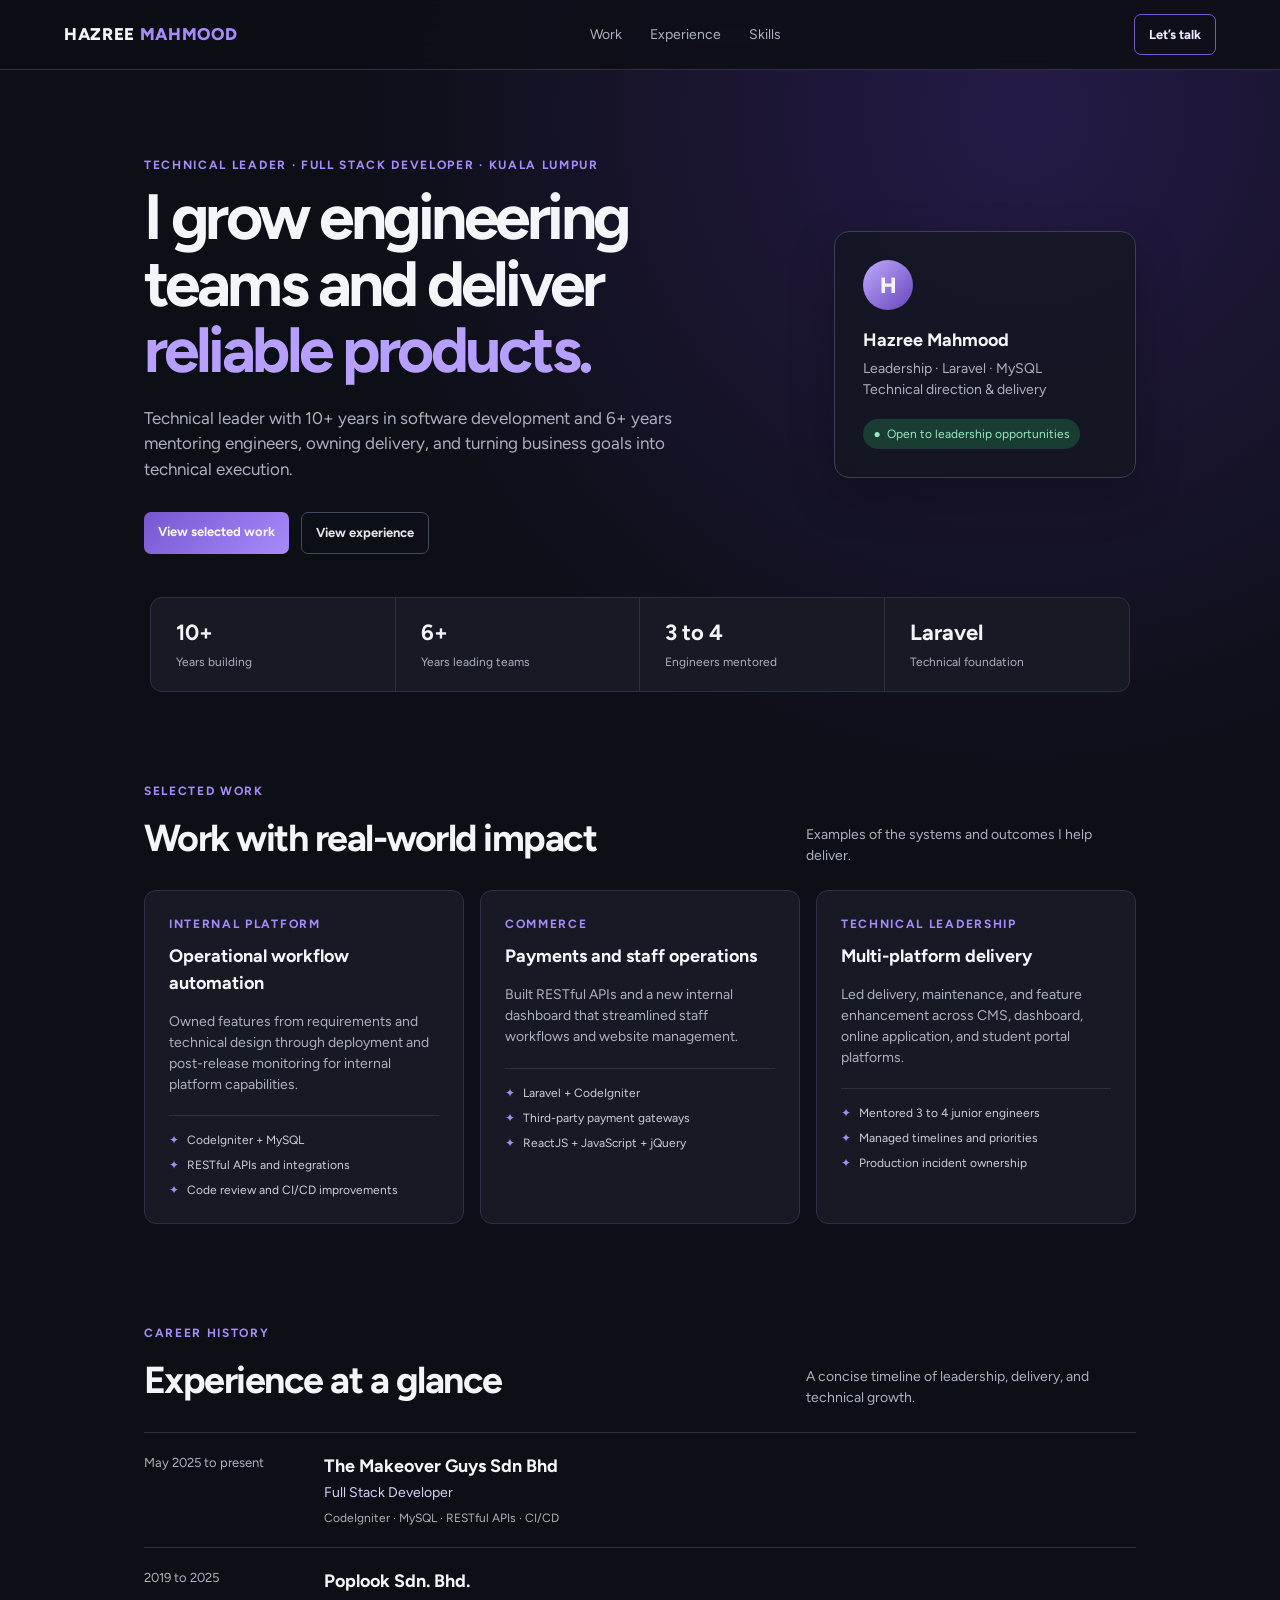
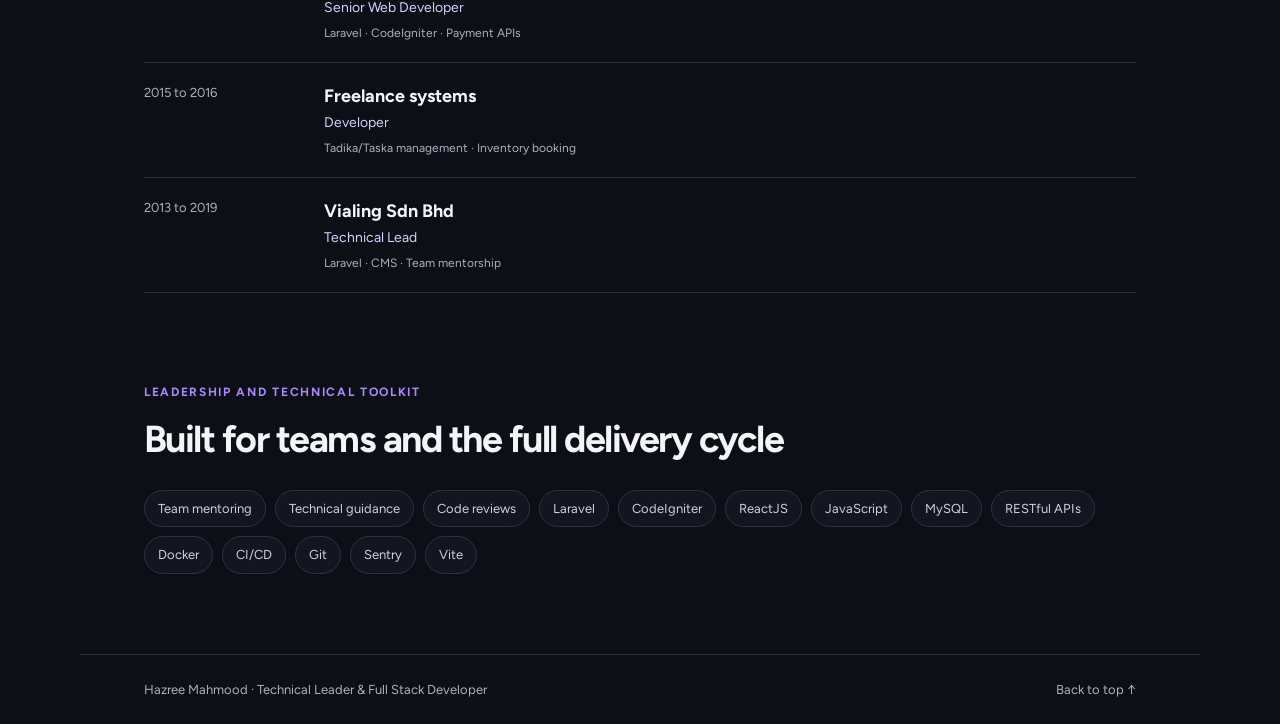
<file: index.html>
<!DOCTYPE html>
<html lang="en">
<head>
    <meta charset="utf-8">
    <meta name="viewport" content="width=device-width, initial-scale=1">
    <meta name="description" content="Hazree Mahmood is a technical leader and full stack developer with 10+ years of experience building reliable web applications.">
    <title>Hazree Mahmood | Technical Leader & Full Stack Developer</title>
    <link rel="preconnect" href="https://fonts.bunny.net">
    <link href="https://fonts.bunny.net/css?family=figtree:400,500,600,700,800&amp;display=swap" rel="stylesheet">
    <link rel="stylesheet" href="assets/css/welcome.css">
</head>
<body>
    <header class="site-header">
        <a class="brand" href="#top" aria-label="Hazree Mahmood home">HAZREE <span>MAHMOOD</span></a>
        <nav class="site-nav" aria-label="Primary navigation">
            <a href="#work">Work</a><a href="#experience">Experience</a><a href="#skills">Skills</a>
        </nav>
        <a class="header-contact" href="https://laravel.hazree.uk/" target="_blank" rel="noopener noreferrer">Let’s talk</a>
    </header>
    <main id="top">
        <section class="hero" aria-labelledby="hero-title">
            <div class="hero-copy">
                <p class="eyebrow">Technical leader · Full stack developer · Kuala Lumpur</p>
                <h1 id="hero-title">I grow engineering teams and deliver <span>reliable products.</span></h1>
                <p class="hero-intro">Technical leader with 10+ years in software development and 6+ years mentoring engineers, owning delivery, and turning business goals into technical execution.</p>
                <div class="hero-actions"><a class="button primary" href="#work">View selected work</a><a class="button secondary" href="#experience">View experience</a></div>
            </div>
            <aside class="profile-card" aria-label="Developer profile">
                <div class="avatar" aria-hidden="true">H</div><h2>Hazree Mahmood</h2><p>Leadership · Laravel · MySQL<br>Technical direction &amp; delivery</p><span class="availability">Open to leadership opportunities</span>
            </aside>
        </section>
        <section class="metrics" aria-label="Career highlights">
            <div><strong>10+</strong><span>Years building</span></div><div><strong>6+</strong><span>Years leading teams</span></div><div><strong>3 to 4</strong><span>Engineers mentored</span></div><div><strong>Laravel</strong><span>Technical foundation</span></div>
        </section>
        <section class="content-section" id="work" aria-labelledby="work-title">
            <div class="section-heading"><div><p class="eyebrow">Selected work</p><h2 id="work-title">Work with real-world impact</h2></div><p>Examples of the systems and outcomes I help deliver.</p></div>
            <div class="work-grid">
                <article class="work-card"><p class="work-type">Internal platform</p><h3>Operational workflow automation</h3><p>Owned features from requirements and technical design through deployment and post-release monitoring for internal platform capabilities.</p><ul><li>CodeIgniter + MySQL</li><li>RESTful APIs and integrations</li><li>Code review and CI/CD improvements</li></ul></article>
                <article class="work-card"><p class="work-type">Commerce</p><h3>Payments and staff operations</h3><p>Built RESTful APIs and a new internal dashboard that streamlined staff workflows and website management.</p><ul><li>Laravel + CodeIgniter</li><li>Third-party payment gateways</li><li>ReactJS + JavaScript + jQuery</li></ul></article>
                <article class="work-card"><p class="work-type">Technical leadership</p><h3>Multi-platform delivery</h3><p>Led delivery, maintenance, and feature enhancement across CMS, dashboard, online application, and student portal platforms.</p><ul><li>Mentored 3 to 4 junior engineers</li><li>Managed timelines and priorities</li><li>Production incident ownership</li></ul></article>
            </div>
        </section>
        <section class="content-section experience" id="experience" aria-labelledby="experience-title">
            <div class="section-heading"><div><p class="eyebrow">Career history</p><h2 id="experience-title">Experience at a glance</h2></div><p>A concise timeline of leadership, delivery, and technical growth.</p></div>
            <div class="timeline">
                <article><p>May 2025 to present</p><div><h3>The Makeover Guys Sdn Bhd</h3><span>Full Stack Developer</span><small>CodeIgniter · MySQL · RESTful APIs · CI/CD</small></div></article>
                <article><p>2019 to 2025</p><div><h3>Poplook Sdn. Bhd.</h3><span>Senior Web Developer</span><small>Laravel · CodeIgniter · Payment APIs</small></div></article>
                <article><p>2015 to 2016</p><div><h3>Freelance systems</h3><span>Developer</span><small>Tadika/Taska management · Inventory booking</small></div></article>
                <article><p>2013 to 2019</p><div><h3>Vialing Sdn Bhd</h3><span>Technical Lead</span><small>Laravel · CMS · Team mentorship</small></div></article>
            </div>
        </section>
        <section class="content-section skills" id="skills" aria-labelledby="skills-title"><p class="eyebrow">Leadership and technical toolkit</p><h2 id="skills-title">Built for teams and the full delivery cycle</h2><div class="skill-list"><span>Team mentoring</span><span>Technical guidance</span><span>Code reviews</span><span>Laravel</span><span>CodeIgniter</span><span>ReactJS</span><span>JavaScript</span><span>MySQL</span><span>RESTful APIs</span><span>Docker</span><span>CI/CD</span><span>Git</span><span>Sentry</span><span>Vite</span></div></section>
    </main>
    <footer><p>Hazree Mahmood · Technical Leader &amp; Full Stack Developer</p><a href="#top">Back to top ↑</a></footer>
    <script src="assets/js/welcome.js"></script>
</body>
</html>

<!-- Cloudflare Pages deployment test -->

<!-- Cloudflare Pages deployment test -->
</file>
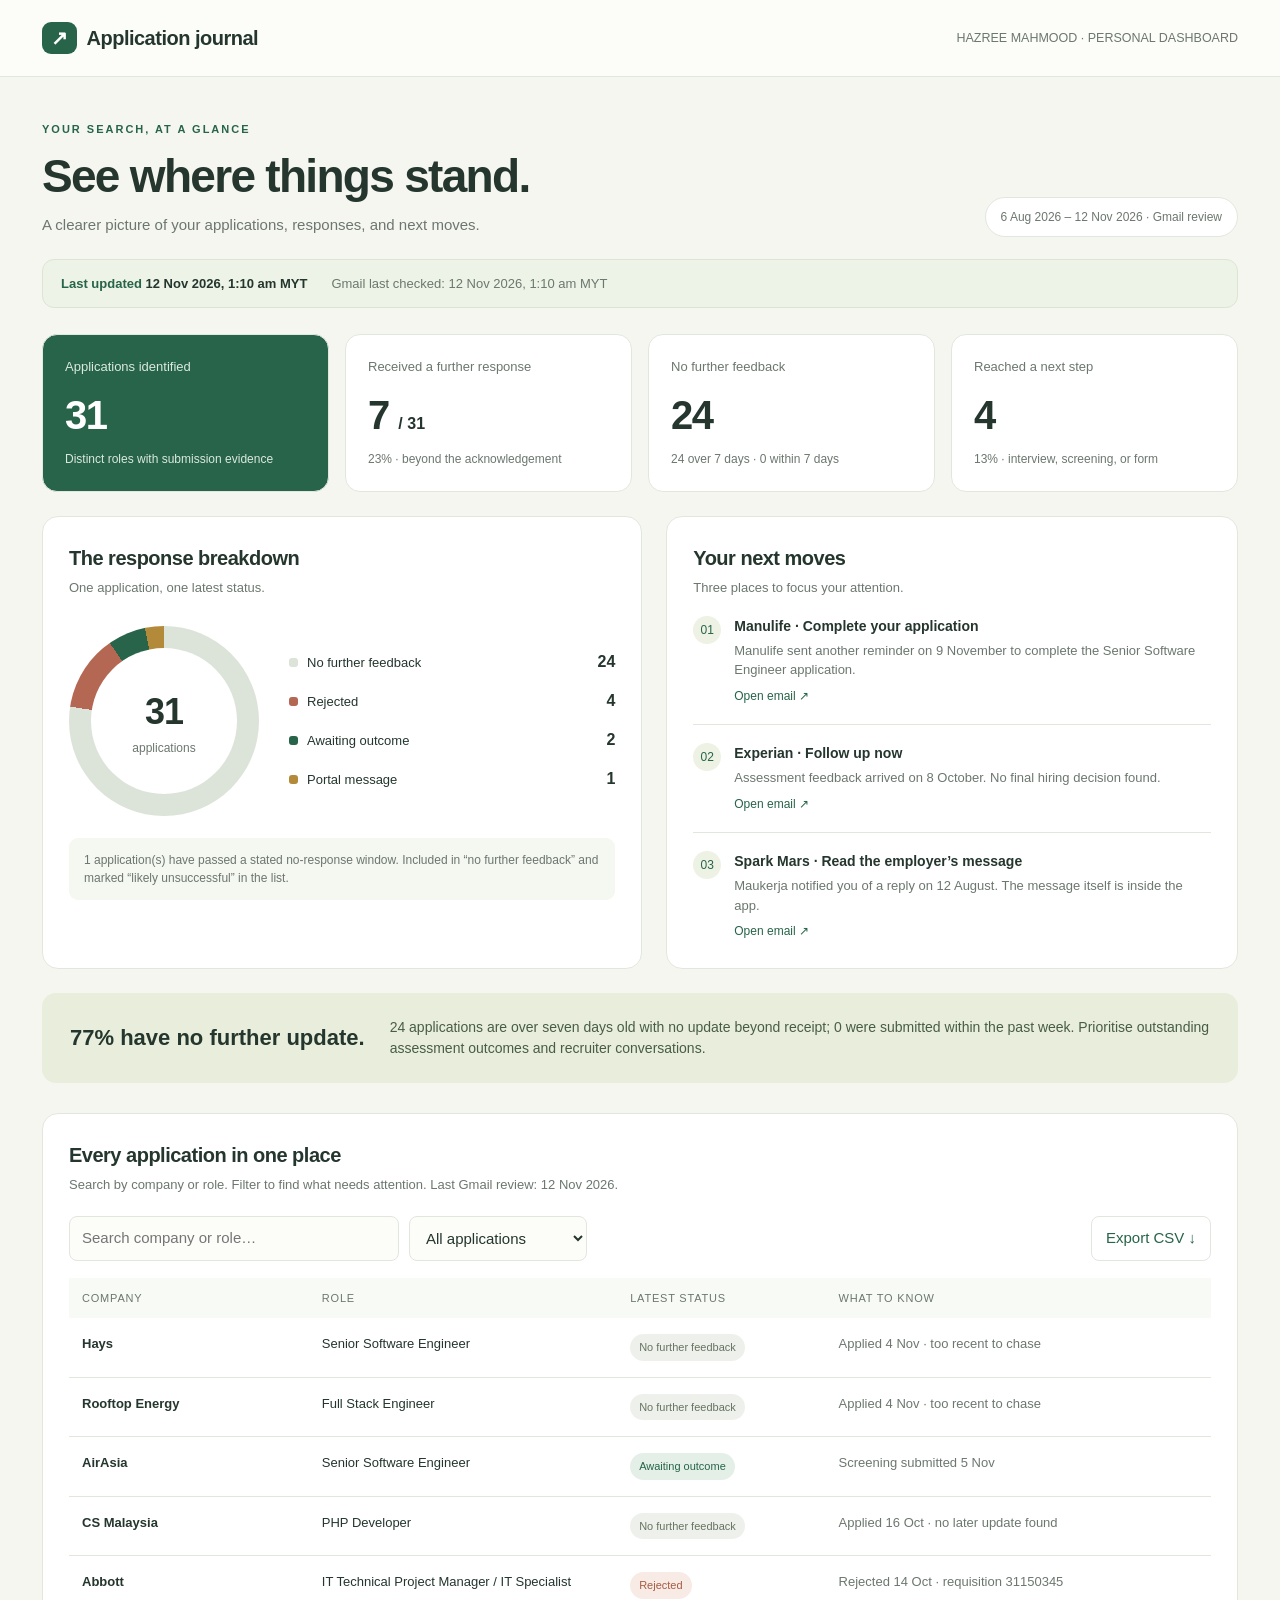
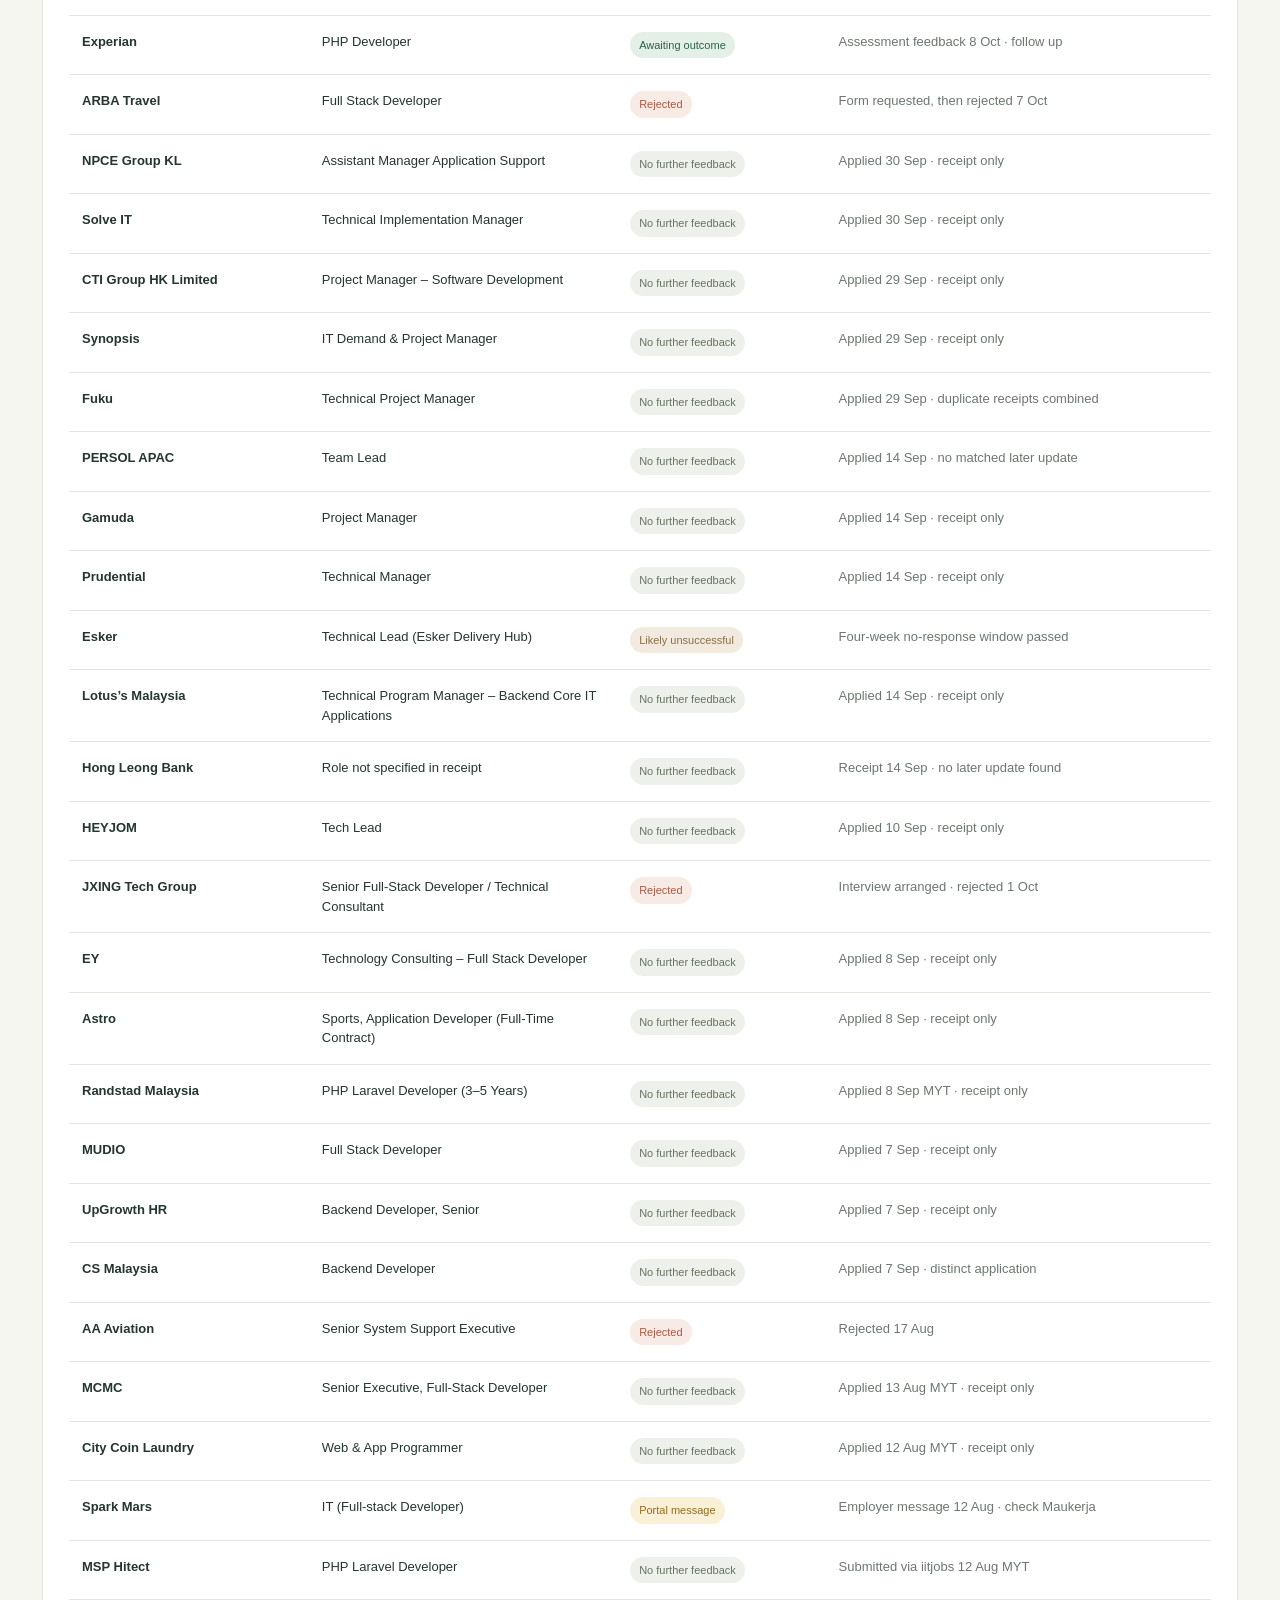
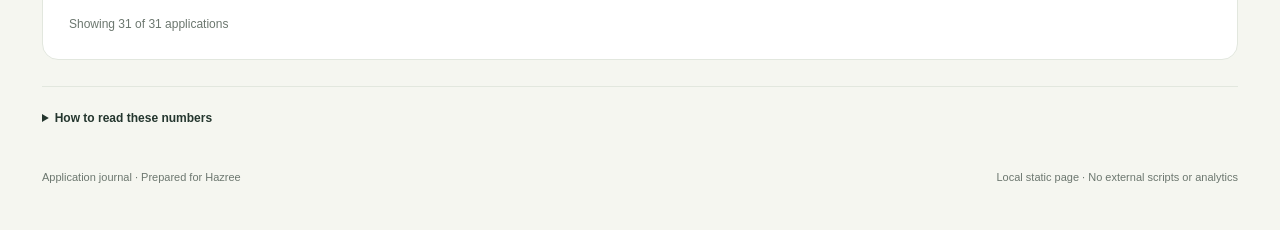
<file: job-applications/index.html>
<!doctype html>
<html lang="en"><head><meta charset="utf-8"><meta name="viewport" content="width=device-width,initial-scale=1"><meta name="description" content="Hazree's job application dashboard, based on Gmail evidence from August to November 2026."><title>Application journal · Hazree</title>
<style>
:root{--ink:#24362e;--muted:#6c776f;--bg:#f5f6f0;--paper:#fff;--line:#e2e7de;--green:#276449;--lime:#dce9aa;--red:#b46753;--gold:#b38a39}*{box-sizing:border-box}body{margin:0;background:var(--bg);color:var(--ink);font:15px/1.5 -apple-system,BlinkMacSystemFont,"Segoe UI",sans-serif}a{color:var(--green)}button,input,select{font:inherit}button,a,input,select{outline-offset:4px}header{border-bottom:1px solid var(--line);background:#fcfdf9}nav{max-width:1260px;margin:auto;padding:23px 32px;display:flex;justify-content:space-between;align-items:center}.brand{font-weight:750;letter-spacing:-.5px;font-size:20px}.brand span{background:var(--green);color:white;padding:5px 9px;border-radius:9px;margin-right:10px}nav small{color:var(--muted)}main{max-width:1260px;margin:auto;padding:44px 32px} .eyebrow{text-transform:uppercase;font-size:11px;letter-spacing:2px;font-weight:700;color:var(--green)}h1{font-size:clamp(32px,4vw,46px);line-height:1.15;letter-spacing:-1.7px;margin:12px 0}h2{font-size:20px;letter-spacing:-.5px;margin:0 0 5px}p{margin:0;color:var(--muted)}.intro{display:flex;justify-content:space-between;gap:24px;align-items:end;margin-bottom:30px}.date{white-space:nowrap;font-size:12px;color:var(--muted);border:1px solid var(--line);border-radius:25px;padding:10px 15px;background:white}.stats{display:grid;grid-template-columns:repeat(4,1fr);gap:16px;margin-bottom:24px}.stat{padding:22px;border-radius:15px;background:var(--paper);border:1px solid var(--line)}.stat:first-child{background:var(--green);color:white}.stat:first-child p,.stat:first-child small{color:#dbe9df}.stat p{font-size:13px}.stat strong{font-size:40px;font-weight:650;letter-spacing:-1.5px;display:block;margin:8px 0 2px}.stat small{color:var(--muted);font-size:12px}.grid{display:grid;grid-template-columns:1.05fr 1fr;gap:24px;margin-bottom:24px}.card{background:white;border:1px solid var(--line);border-radius:16px;padding:26px}.sub{font-size:13px}.chart-area{display:flex;align-items:center;gap:30px;margin:28px 0 22px}.donut{width:190px;height:190px;flex-shrink:0;border-radius:50%;background:conic-gradient(#dce3d8 0 77.419%,#b46753 77.419% 90.322%,#276449 90.322% 96.774%,#b38a39 96.774%);position:relative}.donut:after{content:"";position:absolute;inset:22px;background:white;border-radius:50%}.center{position:absolute;inset:0;display:flex;flex-direction:column;align-items:center;justify-content:center;z-index:1}.center strong{font-size:36px;letter-spacing:-1px}.center span{color:var(--muted);font-size:12px}.legend{flex:1}.legend-row{display:flex;align-items:center;gap:9px;margin:15px 0;font-size:13px}.dot{width:9px;height:9px;border-radius:3px;flex-shrink:0}.legend-row strong{margin-left:auto;font-size:16px}.note{background:#f5f7f1;border-radius:9px;padding:13px 15px;color:var(--muted);font-size:12px}.follow{display:flex;gap:13px;padding:18px 0;border-bottom:1px solid var(--line)}.follow:last-child{border:0;padding-bottom:0}.num{width:28px;height:28px;background:#edf2e4;display:grid;place-items:center;border-radius:50%;color:var(--green);font-size:12px;flex-shrink:0}.follow strong{display:block;font-size:14px;margin-bottom:4px}.follow p{font-size:13px}.follow a{font-size:12px;text-decoration:none;display:inline-block;margin-top:7px}.insight{padding:24px 28px;border-radius:14px;background:#e8eedb;display:flex;gap:25px;align-items:center;margin-bottom:30px}.insight b{font-size:22px;white-space:nowrap}.insight p{font-size:14px;color:#485c46}.toolbar{display:flex;gap:12px;justify-content:space-between;margin:22px 0 17px}.controls{display:flex;gap:10px;flex:1}input,select{border:1px solid var(--line);background:#fcfdf9;padding:10px 12px;border-radius:8px;color:var(--ink)}input{width:min(100%,330px)}button{border:1px solid var(--line);background:white;border-radius:8px;padding:10px 14px;cursor:pointer;color:var(--green)}button:hover{background:#edf2e4}.table-wrap{overflow:auto}table{width:100%;border-collapse:collapse;text-align:left;font-size:13px;min-width:760px}th{color:var(--muted);font-weight:500;font-size:11px;text-transform:uppercase;letter-spacing:.8px;padding:12px 13px;background:#f8faf5}td{padding:16px 13px;border-bottom:1px solid var(--line);vertical-align:top}td:first-child{font-weight:650;width:21%}td:nth-child(2){width:27%}td:last-child{color:var(--muted);max-width:260px}.pill{display:inline-block;border-radius:20px;padding:5px 9px;font-size:11px;white-space:nowrap;background:#eef1eb;color:#677260}.pill.rejected{background:#f8eae4;color:#a45c45}.pill.progress{background:#e4f0e7;color:#276449}.pill.portal{background:#faf0d8;color:#906b20}.pill.likely{background:#f2eadf;color:#8c6e43}.count{font-size:12px;color:var(--muted);margin-top:15px}.method{margin-top:26px;padding:22px 0;border-top:1px solid var(--line);font-size:12px;color:var(--muted)}details summary{cursor:pointer;font-weight:600;color:var(--ink);margin-bottom:8px}.method p{max-width:950px;margin:9px 0}.empty{text-align:center;padding:35px;color:var(--muted)}footer{display:flex;justify-content:space-between;font-size:11px;color:var(--muted);padding-top:12px}@media(max-width:900px){.grid{grid-template-columns:1fr}.stats{grid-template-columns:repeat(2,1fr)}.intro{display:block}.date{display:inline-block;margin-top:18px}.chart-area{justify-content:center}.insight{align-items:start}.insight b{white-space:normal}}@media(max-width:550px){nav{padding:19px 20px}nav small{font-size:10px}main{padding:30px 18px}.stats{gap:10px}.stat{padding:17px}.stat strong{font-size:32px}.card{padding:20px}.chart-area{gap:18px;flex-direction:column}.legend{width:100%}.legend-row{margin:12px 0}.toolbar,.controls{flex-direction:column}input{width:100%}.insight{display:block}.insight p{margin-top:8px}footer{display:block}h1{letter-spacing:-1px}}@media print{button,.toolbar{display:none}.card,.stat{break-inside:avoid}body{background:white}main{padding:20px 0}.grid{grid-template-columns:1fr 1fr}.table-wrap{overflow:visible}table{min-width:0}.pill{white-space:normal}}
.freshness{display:flex;flex-wrap:wrap;align-items:center;gap:10px 24px;margin:-8px 0 26px;padding:14px 18px;background:#edf3e6;border:1px solid #dbe5d1;border-radius:12px;font-size:13px}.freshness strong{color:var(--green)}.freshness span{color:var(--muted)}.freshness time{font-weight:600;color:var(--ink)}</style></head><body>
<header><nav><div class="brand"><span>↗</span>Application journal</div><small>HAZREE MAHMOOD · PERSONAL DASHBOARD</small></nav></header>
<main><div class="intro"><div><div class="eyebrow">Your search, at a glance</div><h1>See where things stand.</h1><p>A clearer picture of your applications, responses, and next moves.</p></div><div class="date">6 Aug 2026 – 12 Nov 2026 · Gmail review</div></div>
<aside class="freshness" aria-label="Dashboard freshness"><div><strong>Last updated</strong> <time datetime="2026-11-11T17:10:37.416Z">12 Nov 2026, 1:10 am MYT</time></div><span>Gmail last checked: 12 Nov 2026, 1:10 am MYT</span></aside>
<section class="stats" aria-label="Application summary"><div class="stat"><p>Applications identified</p><strong>31</strong><small>Distinct roles with submission evidence</small></div><div class="stat"><p>Received a further response</p><strong>7 <span style="font-size:16px;letter-spacing:0">/ 31</span></strong><small>23% · beyond the acknowledgement</small></div><div class="stat"><p>No further feedback</p><strong>24</strong><small>24 over 7 days · 0 within 7 days</small></div><div class="stat"><p>Reached a next step</p><strong>4</strong><small>13% · interview, screening, or form</small></div></section>
<div class="grid"><section class="card"><h2>The response breakdown</h2><p class="sub">One application, one latest status.</p><div class="chart-area"><div class="donut" style="background:conic-gradient(#dce3d8 0% 77.41935483870968%,#b46753 77.41935483870968% 90.3225806451613%,#276449 90.3225806451613% 96.7741935483871%,#b38a39 96.7741935483871% 100%)" role="img" aria-label="24 No further feedback, 4 Rejected, 2 Awaiting outcome, 1 Portal message"><div class="center"><strong>31</strong><span>applications</span></div></div><div class="legend"><div class="legend-row"><span class="dot" style="background:#dce3d8"></span>No further feedback<strong>24</strong></div><div class="legend-row"><span class="dot" style="background:#b46753"></span>Rejected<strong>4</strong></div><div class="legend-row"><span class="dot" style="background:#276449"></span>Awaiting outcome<strong>2</strong></div><div class="legend-row"><span class="dot" style="background:#b38a39"></span>Portal message<strong>1</strong></div></div></div><div class="note">1 application(s) have passed a stated no-response window. Included in “no further feedback” and marked “likely unsuccessful” in the list.</div></section>
<section class="card"><h2>Your next moves</h2><p class="sub">Three places to focus your attention.</p><div class="follow"><span class="num">01</span><div><strong>Manulife · Complete your application</strong><p>Manulife sent another reminder on 9 November to complete the Senior Software Engineer application.</p><a href="https://mail.google.com/mail/u/0/#all/1a1c0ea05a84cd4e" target="_blank" rel="noopener noreferrer">Open email ↗</a></div></div><div class="follow"><span class="num">02</span><div><strong>Experian · Follow up now</strong><p>Assessment feedback arrived on 8 October. No final hiring decision found.</p><a href="https://mail.google.com/mail/u/0/#all/1a11735dcb362a3a" target="_blank" rel="noopener noreferrer">Open email ↗</a></div></div><div class="follow"><span class="num">03</span><div><strong>Spark Mars · Read the employer’s message</strong><p>Maukerja notified you of a reply on 12 August. The message itself is inside the app.</p><a href="https://mail.google.com/mail/u/0/#all/19ff475cb9b9b578" target="_blank" rel="noopener noreferrer">Open email ↗</a></div></div></section></div>
<aside class="insight"><b>77% have no further update.</b><p>24 applications are over seven days old with no update beyond receipt; 0 were submitted within the past week. Prioritise outstanding assessment outcomes and recruiter conversations.</p></aside>
<section class="card"><h2>Every application in one place</h2><p class="sub">Search by company or role. Filter to find what needs attention. Last Gmail review: 12 Nov 2026.</p><div class="toolbar"><div class="controls"><input id="search" type="search" placeholder="Search company or role…" aria-label="Search company or role"><select id="filter" aria-label="Filter by status"><option value="all">All applications</option><option value="silent">No further feedback</option><option value="progress">Awaiting outcome</option><option value="rejected">Rejected</option><option value="portal">Portal message</option><option value="likely">Likely unsuccessful</option><option value="offer">Offer received</option><option value="withdrawn">Withdrawn</option></select></div><button id="export">Export CSV ↓</button></div><div class="table-wrap"><table><thead><tr><th scope="col">Company</th><th scope="col">Role</th><th scope="col">Latest status</th><th scope="col">What to know</th></tr></thead><tbody id="rows"></tbody></table></div><div class="count" id="count" aria-live="polite"></div></section>
<div class="method"><details><summary>How to read these numbers</summary><p>Gmail evidence was last reviewed on 12 Nov 2026. This dashboard includes applications with submission evidence from 6 Aug 2026 onward. Duplicate receipts for the same role, such as Fuku’s Indeed and Workable confirmations, count once. CS Malaysia’s two differently titled applications count separately.</p><p>“Further response” includes decisions, next-step requests, assessment feedback, and a portal-message notification. Automated receipts, job advertisements, candidate-experience surveys, and general recruiter registration forms do not count. Next-step applications overlap with the latest-status categories: JXING and ARBA later rejected the application.</p><p>Two additional rejections arrived in this period—EverestEngineering and AirAsia Software Engineer I—but their submission receipts were not found in this period. They are outside the submission-period group. The earlier 13 figure counted response emails, not applications.</p><p>No Gmail update does not prove an employer never replied. Phone, WhatsApp, job portals, and other accounts may contain additional responses. PERSOL’s August candidate-registration form is not treated as a response to its September Team Lead application. An hourly local task checks whether today’s Gmail review is complete. It refreshes this page at most once per Malaysia calendar day and pushes changes through the existing CI/CD pipeline. This page does not access Gmail in your browser. The Mac must be awake with the app running for that scheduled review. Waiting times are measured as of 12 Nov 2026.</p></details></div><footer><span>Application journal · Prepared for Hazree</span><span>Local static page · No external scripts or analytics</span></footer>
</main>
<script>window.applicationData = {"periodStart":"2026-08-06","checkedOn":"2026-11-12","timezone":"Asia/Kuala_Lumpur","schedule":"Hourly check; one successful update per Malaysia calendar day","applications":[{"id":"application-001","company":"Hays","role":"Senior Software Engineer","status":"silent","note":"Applied 4 Nov · too recent to chase","appliedOn":"2026-11-04","hadNextStep":false},{"id":"application-002","company":"Rooftop Energy","role":"Full Stack Engineer","status":"silent","note":"Applied 4 Nov · too recent to chase","appliedOn":"2026-11-04","hadNextStep":false},{"id":"application-003","company":"AirAsia","role":"Senior Software Engineer","status":"progress","note":"Screening submitted 5 Nov","appliedOn":"2026-11-05","hadNextStep":true},{"id":"application-004","company":"CS Malaysia","role":"PHP Developer","status":"silent","note":"Applied 16 Oct · no later update found","appliedOn":"2026-10-17","hadNextStep":false},{"id":"application-005","company":"Abbott","role":"IT Technical Project Manager / IT Specialist","status":"rejected","note":"Rejected 14 Oct · requisition 31150345","appliedOn":"2026-09-14","hadNextStep":false},{"id":"application-006","company":"Experian","role":"PHP Developer","status":"progress","note":"Assessment feedback 8 Oct · follow up","appliedOn":"2026-09-08","hadNextStep":true},{"id":"application-007","company":"ARBA Travel","role":"Full Stack Developer","status":"rejected","note":"Form requested, then rejected 7 Oct","appliedOn":"2026-10-01","hadNextStep":true},{"id":"application-008","company":"NPCE Group KL","role":"Assistant Manager Application Support","status":"silent","note":"Applied 30 Sep · receipt only","appliedOn":"2026-09-30","hadNextStep":false},{"id":"application-009","company":"Solve IT","role":"Technical Implementation Manager","status":"silent","note":"Applied 30 Sep · receipt only","appliedOn":"2026-09-30","hadNextStep":false},{"id":"application-010","company":"CTI Group HK Limited","role":"Project Manager – Software Development","status":"silent","note":"Applied 29 Sep · receipt only","appliedOn":"2026-09-29","hadNextStep":false},{"id":"application-011","company":"Synopsis","role":"IT Demand & Project Manager","status":"silent","note":"Applied 29 Sep · receipt only","appliedOn":"2026-09-29","hadNextStep":false},{"id":"application-012","company":"Fuku","role":"Technical Project Manager","status":"silent","note":"Applied 29 Sep · duplicate receipts combined","appliedOn":"2026-09-29","hadNextStep":false},{"id":"application-013","company":"PERSOL APAC","role":"Team Lead","status":"silent","note":"Applied 14 Sep · no matched later update","appliedOn":"2026-09-15","hadNextStep":false},{"id":"application-014","company":"Gamuda","role":"Project Manager","status":"silent","note":"Applied 14 Sep · receipt only","appliedOn":"2026-09-15","hadNextStep":false},{"id":"application-015","company":"Prudential","role":"Technical Manager","status":"silent","note":"Applied 14 Sep · receipt only","appliedOn":"2026-09-14","hadNextStep":false},{"id":"application-016","company":"Esker","role":"Technical Lead (Esker Delivery Hub)","status":"likely","note":"Four-week no-response window passed","appliedOn":"2026-09-14","hadNextStep":false},{"id":"application-017","company":"Lotus’s Malaysia","role":"Technical Program Manager – Backend Core IT Applications","status":"silent","note":"Applied 14 Sep · receipt only","appliedOn":"2026-09-14","hadNextStep":false},{"id":"application-018","company":"Hong Leong Bank","role":"Role not specified in receipt","status":"silent","note":"Receipt 14 Sep · no later update found","appliedOn":"2026-09-14","hadNextStep":false},{"id":"application-019","company":"HEYJOM","role":"Tech Lead","status":"silent","note":"Applied 10 Sep · receipt only","appliedOn":"2026-09-10","hadNextStep":false},{"id":"application-020","company":"JXING Tech Group","role":"Senior Full-Stack Developer / Technical Consultant","status":"rejected","note":"Interview arranged · rejected 1 Oct","appliedOn":"2026-09-07","hadNextStep":true},{"id":"application-021","company":"EY","role":"Technology Consulting – Full Stack Developer","status":"silent","note":"Applied 8 Sep · receipt only","appliedOn":"2026-09-08","hadNextStep":false},{"id":"application-022","company":"Astro","role":"Sports, Application Developer (Full-Time Contract)","status":"silent","note":"Applied 8 Sep · receipt only","appliedOn":"2026-09-08","hadNextStep":false},{"id":"application-023","company":"Randstad Malaysia","role":"PHP Laravel Developer (3–5 Years)","status":"silent","note":"Applied 8 Sep MYT · receipt only","appliedOn":"2026-09-08","hadNextStep":false},{"id":"application-024","company":"MUDIO","role":"Full Stack Developer","status":"silent","note":"Applied 7 Sep · receipt only","appliedOn":"2026-09-07","hadNextStep":false},{"id":"application-025","company":"UpGrowth HR","role":"Backend Developer, Senior","status":"silent","note":"Applied 7 Sep · receipt only","appliedOn":"2026-09-07","hadNextStep":false},{"id":"application-026","company":"CS Malaysia","role":"Backend Developer","status":"silent","note":"Applied 7 Sep · distinct application","appliedOn":"2026-09-07","hadNextStep":false},{"id":"application-027","company":"AA Aviation","role":"Senior System Support Executive","status":"rejected","note":"Rejected 17 Aug","appliedOn":"2026-08-12","hadNextStep":false},{"id":"application-028","company":"MCMC","role":"Senior Executive, Full-Stack Developer","status":"silent","note":"Applied 13 Aug MYT · receipt only","appliedOn":"2026-08-13","hadNextStep":false},{"id":"application-029","company":"City Coin Laundry","role":"Web & App Programmer","status":"silent","note":"Applied 12 Aug MYT · receipt only","appliedOn":"2026-08-12","hadNextStep":false},{"id":"application-030","company":"Spark Mars","role":"IT (Full-stack Developer)","status":"portal","note":"Employer message 12 Aug · check Maukerja","appliedOn":"2026-08-12","hadNextStep":false},{"id":"application-031","company":"MSP Hitect","role":"PHP Laravel Developer","status":"silent","note":"Submitted via iitjobs 12 Aug MYT","appliedOn":"2026-08-12","hadNextStep":false}],"followUps":[{"company":"Manulife","action":"Complete your application","note":"Manulife sent another reminder on 9 November to complete the Senior Software Engineer application.","url":"https://mail.google.com/mail/u/0/#all/1a1c0ea05a84cd4e"},{"company":"Experian","action":"Follow up now","note":"Assessment feedback arrived on 8 October. No final hiring decision found.","url":"https://mail.google.com/mail/u/0/#all/1a11735dcb362a3a"},{"company":"Spark Mars","action":"Read the employer’s message","note":"Maukerja notified you of a reply on 12 August. The message itself is inside the app.","url":"https://mail.google.com/mail/u/0/#all/19ff475cb9b9b578"}],"checkedAt":"2026-11-11T17:10:37+00:00"};</script>
<script src="app.js"></script></body></html>
</file>
<file: assets/css/welcome.css>
:root{--bg:#0d0f16;--surface:#171a25;--soft:#131621;--line:#2d3243;--text:#f4f5f8;--muted:#abb1c0;--accent:#a78bfa;--accent-dark:#7657d1;--green:#9be8c5}*{box-sizing:border-box}html{scroll-behavior:smooth}body{margin:0;background:radial-gradient(circle at 80% 5%,#251a47 0,transparent 28%),var(--bg);color:var(--text);font-family:Figtree,Arial,sans-serif;line-height:1.5}a{color:inherit;text-decoration:none}.site-header{height:70px;display:flex;align-items:center;justify-content:space-between;padding:0 max(5vw,24px);border-bottom:1px solid var(--line);background:rgba(13,15,22,.86);backdrop-filter:blur(14px);position:sticky;top:0;z-index:2}.brand{font-size:17px;font-weight:800;letter-spacing:.04em}.brand span,.eyebrow,.work-type{color:var(--accent)}.site-nav{display:flex;gap:28px;font-size:14px;color:var(--muted)}.site-nav a:hover{color:var(--text)}.header-contact,.button{font-size:13px;font-weight:700;border-radius:7px;padding:10px 14px;transition:.2s ease}.header-contact{border:1px solid var(--accent-dark);color:#eee9ff}.header-contact:hover,.button.primary:hover{transform:translateY(-2px);box-shadow:0 8px 24px rgba(124,92,221,.25)}.hero{max-width:1120px;margin:auto;min-height:430px;padding:86px max(5vw,24px) 68px;display:grid;grid-template-columns:1.35fr .65fr;align-items:center;gap:64px}.eyebrow,.work-type{margin:0 0 10px;text-transform:uppercase;letter-spacing:.14em;font-size:12px;font-weight:700}.hero h1{max-width:680px;margin:0;font-size:clamp(2.7rem,5vw,4.55rem);letter-spacing:-.055em;line-height:1.04}.hero h1 span{color:#b79fff}.hero-intro{max-width:590px;color:var(--muted);font-size:17px;margin:22px 0 0}.hero-actions{display:flex;gap:12px;margin-top:30px}.button.primary{background:linear-gradient(135deg,var(--accent-dark),var(--accent))}.button.secondary{border:1px solid #444a5e;color:#e2e4e9}.button.secondary:hover{border-color:var(--accent)}.profile-card{padding:28px;border:1px solid #3a4054;border-radius:15px;background:rgba(20,23,34,.82);box-shadow:0 18px 45px rgba(0,0,0,.25)}.avatar{display:grid;place-items:center;width:50px;height:50px;border-radius:50%;background:linear-gradient(135deg,#c1aaff,#6546bb);font-size:22px;font-weight:800}.profile-card h2{font-size:18px;margin:17px 0 4px}.profile-card p{color:var(--muted);font-size:14px;margin:0}.availability{display:inline-block;background:#193d33;color:var(--green);font-size:12px;border-radius:20px;margin-top:19px;padding:6px 10px}.availability::before{content:'●';margin-right:6px}.metrics{display:grid;grid-template-columns:repeat(4,1fr);max-width:980px;margin:-25px auto 0;position:relative;border:1px solid var(--line);border-radius:12px;overflow:hidden;background:var(--surface)}.metrics div{padding:18px 25px;border-right:1px solid var(--line)}.metrics div:last-child{border:0}.metrics strong{display:block;font-size:22px}.metrics span{color:var(--muted);font-size:12px}.content-section{max-width:1120px;margin:0 auto;padding:90px max(5vw,24px) 0}.section-heading{display:flex;justify-content:space-between;align-items:end;gap:24px;margin-bottom:24px}.section-heading h2,.skills h2{margin:0;font-size:clamp(1.8rem,3vw,2.35rem);letter-spacing:-.04em}.section-heading>p{max-width:330px;margin:0;color:var(--muted);font-size:14px}.work-grid{display:grid;grid-template-columns:repeat(3,1fr);gap:16px}.work-card{padding:24px;background:var(--surface);border:1px solid var(--line);border-radius:12px;transition:transform .2s,border-color .2s}.work-card:hover{transform:translateY(-4px);border-color:var(--accent-dark)}.work-card h3,.timeline h3{margin:0;font-size:18px}.work-card>p:not(.work-type){color:var(--muted);font-size:14px;min-height:64px}.work-card ul{list-style:none;padding:15px 0 0;border-top:1px solid var(--line);margin:20px 0 0;color:#cbd0db;font-size:12px}.work-card li+li{margin-top:7px}.work-card li::before{content:'✦';color:var(--accent);margin-right:8px}.experience{padding-top:100px}.timeline{border-top:1px solid var(--line)}.timeline article{display:grid;grid-template-columns:150px 1fr;gap:30px;padding:20px 0;border-bottom:1px solid var(--line)}.timeline article>p{color:var(--muted);margin:0;font-size:13px}.timeline span{color:#d7cffb;display:block;margin-top:2px;font-size:14px}.timeline small{color:var(--muted);display:block;margin-top:6px;font-size:12px}.skills{padding-bottom:80px}.skills h2{margin-bottom:22px}.skill-list{display:flex;flex-wrap:wrap;gap:9px}.skill-list span{padding:8px 13px;font-size:13px;color:#ced2dc;border:1px solid var(--line);background:var(--soft);border-radius:20px}footer{max-width:1120px;margin:auto;padding:25px max(5vw,24px);display:flex;justify-content:space-between;color:var(--muted);border-top:1px solid var(--line);font-size:13px}footer p{margin:0}footer a:hover{color:var(--accent)}@media(max-width:720px){.site-nav{display:none}.hero{grid-template-columns:1fr;padding-top:62px;gap:36px}.profile-card{max-width:360px}.metrics{margin:0 24px;grid-template-columns:repeat(2,1fr)}.metrics div:nth-child(2){border-right:0}.metrics div:nth-child(-n+2){border-bottom:1px solid var(--line)}.work-grid{grid-template-columns:1fr}.work-card>p:not(.work-type){min-height:0}.section-heading{display:block}.section-heading>p{margin-top:10px}.timeline article{grid-template-columns:1fr;gap:6px}}@media(max-width:420px){.site-header{padding:0 18px}.header-contact{padding:8px 10px}.hero,.content-section{padding-left:18px;padding-right:18px}.hero h1{font-size:2.55rem}.hero-actions{flex-direction:column;align-items:flex-start}.metrics{margin:0 18px}.metrics div{padding:15px}}@media(prefers-reduced-motion:reduce){*,html{scroll-behavior:auto!important;transition:none!important}}
</file>
